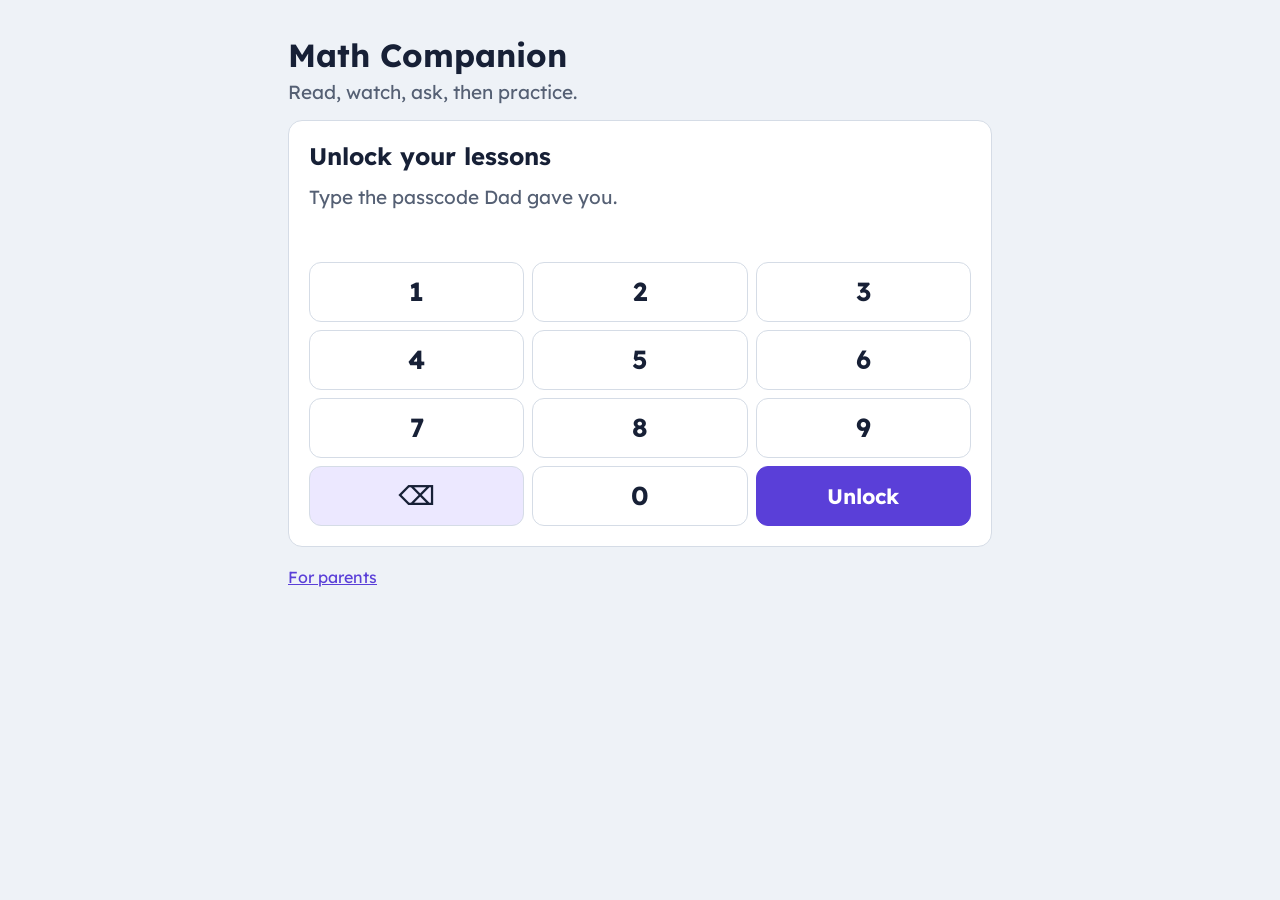
<file: index.html>
<!doctype html>
<html lang="en">
<head>
<meta charset="utf-8">
<meta name="viewport" content="width=device-width, initial-scale=1, viewport-fit=cover">
<meta name="root" content="./">
<meta name="robots" content="noindex, nofollow">
<meta name="referrer" content="no-referrer">
<title>Math Companion</title>
<link rel="stylesheet" href="assets/css/app.css">
<script type="module" src="assets/js/home.js"></script>
</head>
<body>
<main id="app"><p class="muted">Loading…</p></main>
<noscript><main><p>This site needs JavaScript turned on in Safari.</p></main></noscript>
</body>
</html>
</file>
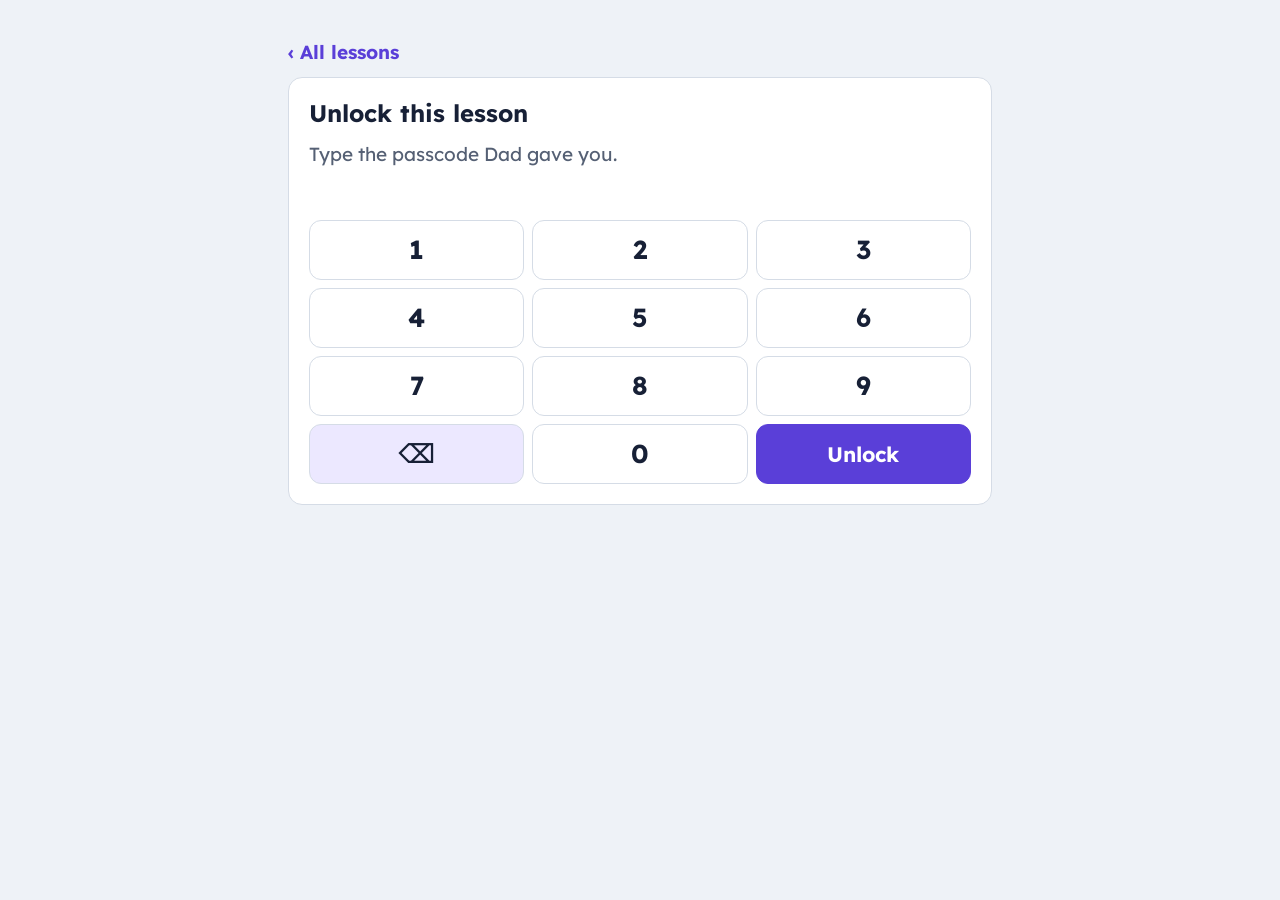
<file: l/5a-c3-01/index.html>
<!doctype html>
<html lang="en">
<head>
<meta charset="utf-8">
<meta name="viewport" content="width=device-width, initial-scale=1, viewport-fit=cover">
<meta name="root" content="../../">
<meta name="robots" content="noindex, nofollow">
<meta name="referrer" content="no-referrer">
<title>Lesson · Math Companion</title>
<link rel="stylesheet" href="../../assets/css/app.css">
<script type="module" src="../../assets/js/lesson.js"></script>
</head>
<body data-lesson="5a-c3-01">
<main id="app"><p class="muted">Loading…</p></main>
<noscript><main><p>This site needs JavaScript turned on in Safari.</p></main></noscript>
</body>
</html>
</file>
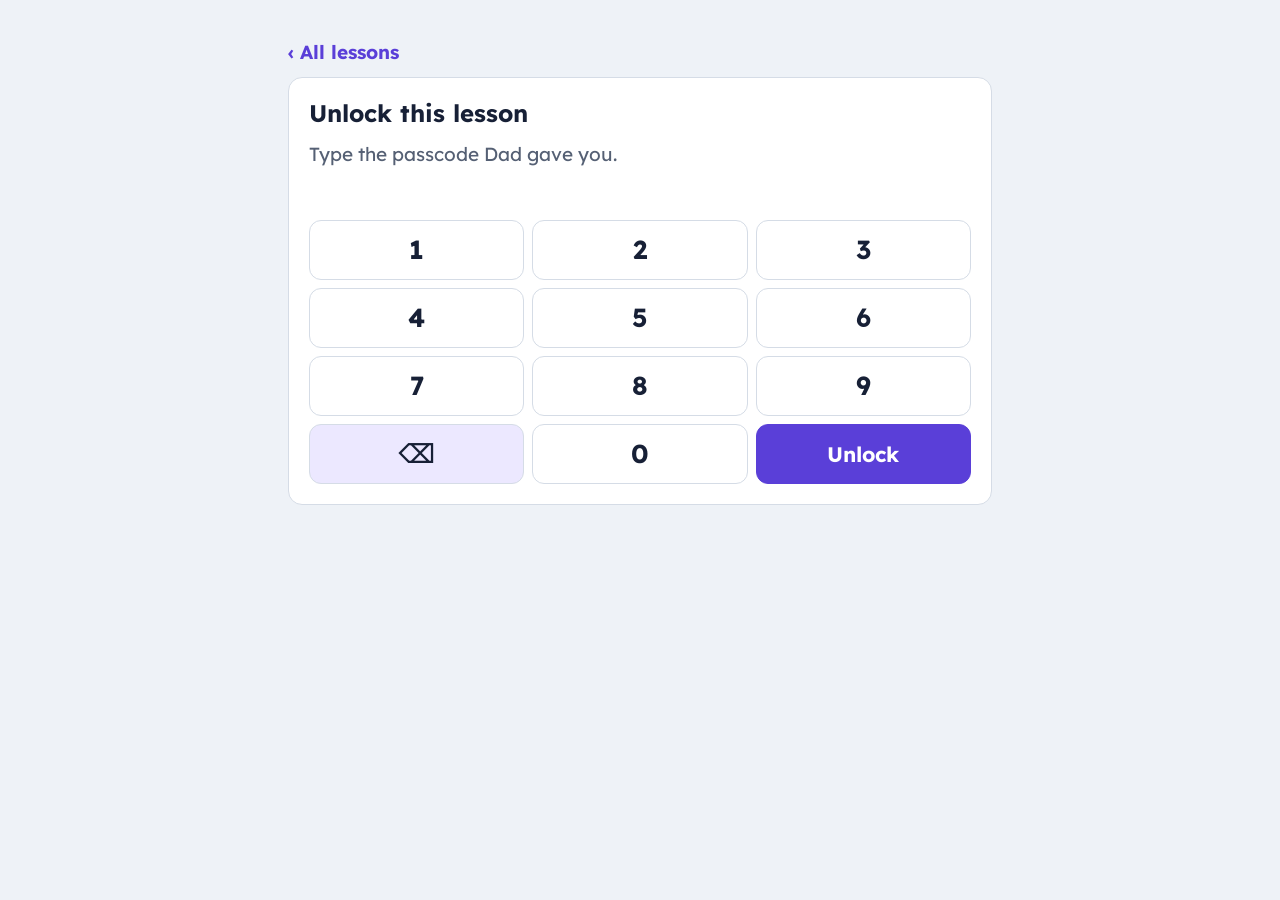
<file: l/5a-c3-02/index.html>
<!doctype html>
<html lang="en">
<head>
<meta charset="utf-8">
<meta name="viewport" content="width=device-width, initial-scale=1, viewport-fit=cover">
<meta name="root" content="../../">
<meta name="robots" content="noindex, nofollow">
<meta name="referrer" content="no-referrer">
<title>Lesson · Math Companion</title>
<link rel="stylesheet" href="../../assets/css/app.css">
<script type="module" src="../../assets/js/lesson.js"></script>
</head>
<body data-lesson="5a-c3-02">
<main id="app"><p class="muted">Loading…</p></main>
<noscript><main><p>This site needs JavaScript turned on in Safari.</p></main></noscript>
</body>
</html>
</file>
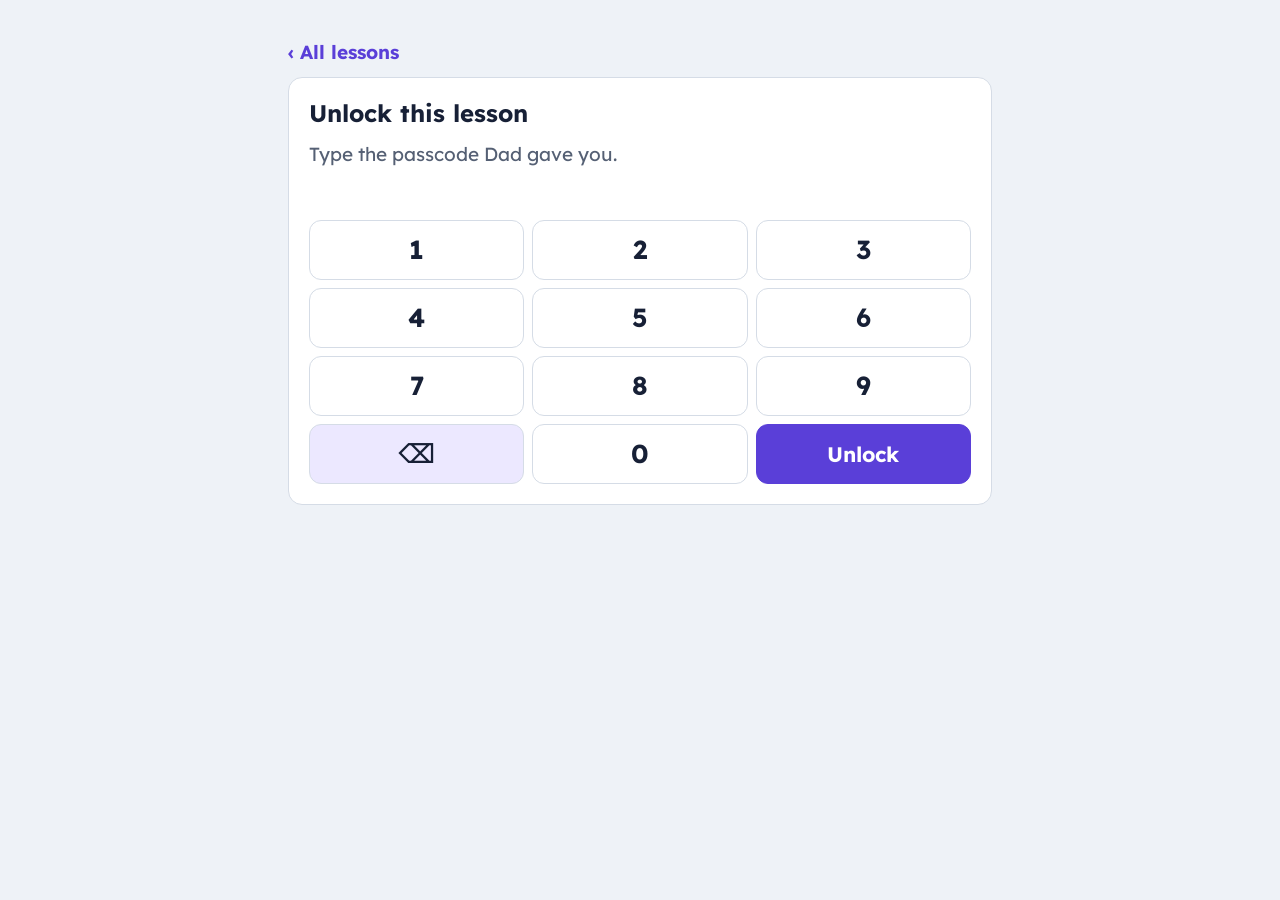
<file: l/demo-adding-integers/index.html>
<!doctype html>
<html lang="en">
<head>
<meta charset="utf-8">
<meta name="viewport" content="width=device-width, initial-scale=1, viewport-fit=cover">
<meta name="root" content="../../">
<meta name="robots" content="noindex, nofollow">
<meta name="referrer" content="no-referrer">
<title>Lesson · Math Companion</title>
<link rel="stylesheet" href="../../assets/css/app.css">
<script type="module" src="../../assets/js/lesson.js"></script>
</head>
<body data-lesson="demo-adding-integers">
<main id="app"><p class="muted">Loading…</p></main>
<noscript><main><p>This site needs JavaScript turned on in Safari.</p></main></noscript>
</body>
</html>
</file>
<file: assets/css/app.css>
/* Math Companion — one column, big touch targets, highly legible type.
   The one bold element is the round talk button; everything else stays quiet. */

@font-face {
  font-family: 'Lexend';
  src: url('../fonts/lexend-latin-400-normal.woff2') format('woff2');
  font-weight: 400;
  font-display: swap;
}
@font-face {
  font-family: 'Lexend';
  src: url('../fonts/lexend-latin-700-normal.woff2') format('woff2');
  font-weight: 700;
  font-display: swap;
}

:root {
  --bg: #eef2f7;
  --card: #ffffff;
  --ink: #172036;
  --muted: #556074;
  --line: #d5dce6;
  --accent: #5a3fd8;
  --accent-ink: #ffffff;
  --accent-soft: #ece8ff;
  --good: #17805a;
  --good-soft: #e3f5ec;
  --try: #a35200;
  --try-soft: #fff1e0;
  --note: #fff4c2;
  --note-edge: #e7c94a;
  --radius: 14px;
  --gap: 16px;
  color-scheme: light;
}
@media (prefers-color-scheme: dark) {
  :root {
    --bg: #10141f;
    --card: #1a2030;
    --ink: #eef1f7;
    --muted: #a6b0c2;
    --line: #2c3548;
    --accent: #9d8cff;
    --accent-ink: #10141f;
    --accent-soft: #29244d;
    --good: #57d39b;
    --good-soft: #163325;
    --try: #ffb867;
    --try-soft: #392915;
    --note: #3a3418;
    --note-edge: #8a7a2a;
    color-scheme: dark;
  }
}

* { box-sizing: border-box; }
html { -webkit-text-size-adjust: 100%; }
body {
  margin: 0;
  background: var(--bg);
  color: var(--ink);
  font: 400 19px/1.55 'Lexend', system-ui, sans-serif;
  -webkit-tap-highlight-color: transparent;
}
main { max-width: 760px; margin: 0 auto; padding: 16px 16px 120px; }
@media (min-width: 700px) { main { padding: 28px 28px 140px; } }

h1 { font-size: 32px; line-height: 1.2; margin: 8px 0 4px; }
h2 { font-size: 24px; line-height: 1.25; margin: 0 0 12px; }
p { margin: 0 0 12px; }
.muted { color: var(--muted); }
.small { font-size: 17px; }
a { color: var(--accent); }

:focus-visible { outline: 3px solid var(--accent); outline-offset: 3px; }

/* ---------- header and steps */
.topbar { display: flex; align-items: center; justify-content: space-between; gap: 12px; min-height: 48px; }
.back { font-weight: 700; text-decoration: none; padding: 10px 0; }
.badge { display: inline-block; font-size: 15px; font-weight: 700; padding: 3px 10px; border-radius: 999px; background: var(--accent-soft); color: var(--accent); }

.steps { display: grid; grid-template-columns: repeat(var(--n, 4), 1fr); gap: 8px; margin: 18px 0 22px; padding: 0; list-style: none; }
.steps button {
  width: 100%; min-height: 64px; border: 2px solid var(--line); background: var(--card); color: var(--ink);
  border-radius: var(--radius); font: inherit; font-size: 17px; font-weight: 700; display: flex; flex-direction: column;
  align-items: center; justify-content: center; gap: 2px; cursor: pointer;
}
.steps .num { font-size: 15px; color: var(--muted); font-weight: 700; }
.steps button[aria-current='step'] { border-color: var(--accent); background: var(--accent-soft); }
.steps button.done .num::after { content: ' ✓'; color: var(--good); }

/* ---------- cards */
.card { background: var(--card); border: 1px solid var(--line); border-radius: var(--radius); padding: 20px; margin: 0 0 var(--gap); }
.card > :last-child { margin-bottom: 0; }
.keypoints { margin: 0; padding-left: 1.2em; }
.keypoints li { margin: 0 0 10px; }
.problem-text { font-size: 26px; font-weight: 700; font-variant-numeric: tabular-nums; margin: 4px 0 6px; }
.note { background: var(--note); border-left: 6px solid var(--note-edge); border-radius: 10px; padding: 14px 16px; margin: 0 0 12px; }
.note .label { font-size: 15px; font-weight: 700; color: var(--muted); display: block; margin-bottom: 2px; }
.feedback { border-radius: 12px; padding: 14px 16px; margin: 12px 0; font-weight: 700; }
.feedback.good { background: var(--good-soft); color: var(--good); }
.feedback.try { background: var(--try-soft); color: var(--try); }
.feedback.info { background: var(--accent-soft); color: var(--ink); }
.feedback .sub { display: block; font-weight: 400; color: var(--ink); margin-top: 4px; }

/* ---------- buttons */
.row { display: flex; flex-wrap: wrap; gap: 10px; margin: 12px 0 0; }
.btn {
  min-height: 56px; padding: 0 22px; border-radius: var(--radius); border: 2px solid var(--accent);
  background: var(--card); color: var(--accent); font: inherit; font-weight: 700; cursor: pointer;
}
.btn.primary { background: var(--accent); color: var(--accent-ink); }
.btn.quiet { border-color: var(--line); color: var(--ink); }
.btn.wide { width: 100%; }
.btn:disabled { opacity: 0.5; }
.choice-list { display: grid; gap: 10px; }
.choice-list .btn { text-align: left; padding: 12px 18px; line-height: 1.35; }

/* ---------- talk button: the one bold element */
.talk { display: flex; flex-direction: column; align-items: center; gap: 10px; margin: 18px 0 8px; }
.talk-btn {
  position: relative; width: 132px; height: 132px; border-radius: 50%; border: none; cursor: pointer;
  background: var(--accent); color: var(--accent-ink); font: inherit; font-size: 19px; font-weight: 700;
  display: flex; flex-direction: column; align-items: center; justify-content: center; gap: 6px;
  box-shadow: 0 6px 0 color-mix(in srgb, var(--accent) 65%, black);
}
.talk-btn:active { transform: translateY(3px); box-shadow: 0 3px 0 color-mix(in srgb, var(--accent) 65%, black); }
.talk-btn svg { width: 40px; height: 40px; }
.talk-btn[data-state='listening']::before,
.talk-btn[data-state='listening']::after {
  content: ''; position: absolute; inset: -10px; border-radius: 50%; border: 4px solid var(--accent);
  animation: ripple 1.6s ease-out infinite;
}
.talk-btn[data-state='listening']::after { animation-delay: 0.8s; }
.talk-btn[data-state='busy'] { opacity: 0.7; }
@keyframes ripple { from { transform: scale(0.95); opacity: 0.8; } to { transform: scale(1.35); opacity: 0; } }
@media (prefers-reduced-motion: reduce) {
  .talk-btn[data-state='listening']::before { animation: none; transform: scale(1.12); opacity: 0.6; }
  .talk-btn[data-state='listening']::after { display: none; }
}
.talk-status { font-weight: 700; text-align: center; min-height: 30px; }
.live { color: var(--muted); text-align: center; min-height: 30px; font-size: 18px; }
.heard { text-align: center; }
.heard .said { font-size: 26px; font-weight: 700; display: block; margin: 4px 0 10px; }
.heard .row { justify-content: center; }

/* ---------- keypad */
.pad-display {
  min-height: 64px; border: 2px solid var(--line); border-radius: 12px; background: var(--bg);
  font-size: 30px; font-weight: 700; padding: 8px 14px; display: flex; align-items: center; letter-spacing: 0.02em;
  font-variant-numeric: tabular-nums; margin-bottom: 10px; overflow-x: auto;
}
.pad-display.empty { color: var(--muted); font-size: 20px; font-weight: 400; }
.pad { display: grid; grid-template-columns: repeat(4, 1fr); gap: 8px; }
.pad button {
  min-height: 60px; border-radius: 12px; border: 1px solid var(--line); background: var(--card); color: var(--ink);
  font: inherit; font-size: 26px; font-weight: 700; cursor: pointer;
}
.pad button.op { background: var(--accent-soft); }
.pad button.go { grid-column: span 2; background: var(--accent); color: var(--accent-ink); border-color: var(--accent); font-size: 21px; }
.dots { display: flex; gap: 12px; justify-content: center; margin: 8px 0 16px; min-height: 22px; }
.dots span { width: 18px; height: 18px; border-radius: 50%; background: var(--ink); }

/* ---------- lists */
.lesson-list, .problem-list { list-style: none; margin: 0; padding: 0; display: grid; gap: 10px; }
.lesson-list a, .problem-list button {
  display: flex; align-items: center; justify-content: space-between; gap: 12px; width: 100%; text-align: left;
  min-height: 64px; padding: 14px 18px; border-radius: var(--radius); border: 1px solid var(--line);
  background: var(--card); color: var(--ink); font: inherit; text-decoration: none; cursor: pointer;
}
.lesson-list .t { font-weight: 700; display: block; }
.status-dot { flex: none; width: 18px; height: 18px; border-radius: 50%; border: 2px solid var(--line); }
.status-dot.solved { background: var(--good); border-color: var(--good); }
.status-dot.tried { background: var(--try-soft); border-color: var(--try); }
.chapter-title { font-size: 18px; color: var(--muted); margin: 22px 0 8px; font-weight: 700; }

video { width: 100%; border-radius: 12px; background: #000; display: block; }
.disclaimer { font-size: 16px; color: var(--muted); margin-top: 18px; }
.hidden { display: none !important; }
label.field { display: block; font-weight: 700; margin: 0 0 6px; }
input.text { width: 100%; min-height: 52px; font: inherit; padding: 8px 12px; border-radius: 10px; border: 2px solid var(--line); background: var(--bg); color: var(--ink); }
.saved-q { border-top: 1px solid var(--line); padding: 10px 0; }
.talk.compact { margin: 10px 0 4px; }
.talk.compact .talk-btn { width: 96px; height: 96px; font-size: 16px; }
.talk.compact .talk-btn svg { width: 30px; height: 30px; }
.mini { border-top: 1px dashed var(--line); margin-top: 14px; padding-top: 12px; }
.mini .q { font-weight: 700; font-size: 22px; }
.linklike { background: none; border: none; color: var(--accent); font: inherit; font-weight: 700; padding: 10px 0; cursor: pointer; text-decoration: underline; }
.qa-item { border-top: 1px solid var(--line); }
.qa-item > button { width: 100%; text-align: left; background: none; border: none; color: var(--ink); font: inherit; font-weight: 700; padding: 14px 0; min-height: 56px; cursor: pointer; }
.qa-item .a { padding: 0 0 14px; }
a.btn { display: inline-flex; align-items: center; text-decoration: none; }

/* stacked fractions in lesson text: {{top|bottom}} */
.frac { display: inline-flex; flex-direction: column; vertical-align: middle; text-align: center; margin: 0 0.15em; line-height: 1.15; }
.frac .num { border-bottom: 2px solid currentColor; padding: 0 0.2em 0.05em; }
.frac .den { padding: 0.05em 0.2em 0; }
.problem-text .frac { font-size: 0.92em; }
.btn.phrase { font-size: 17px; }
</file>
